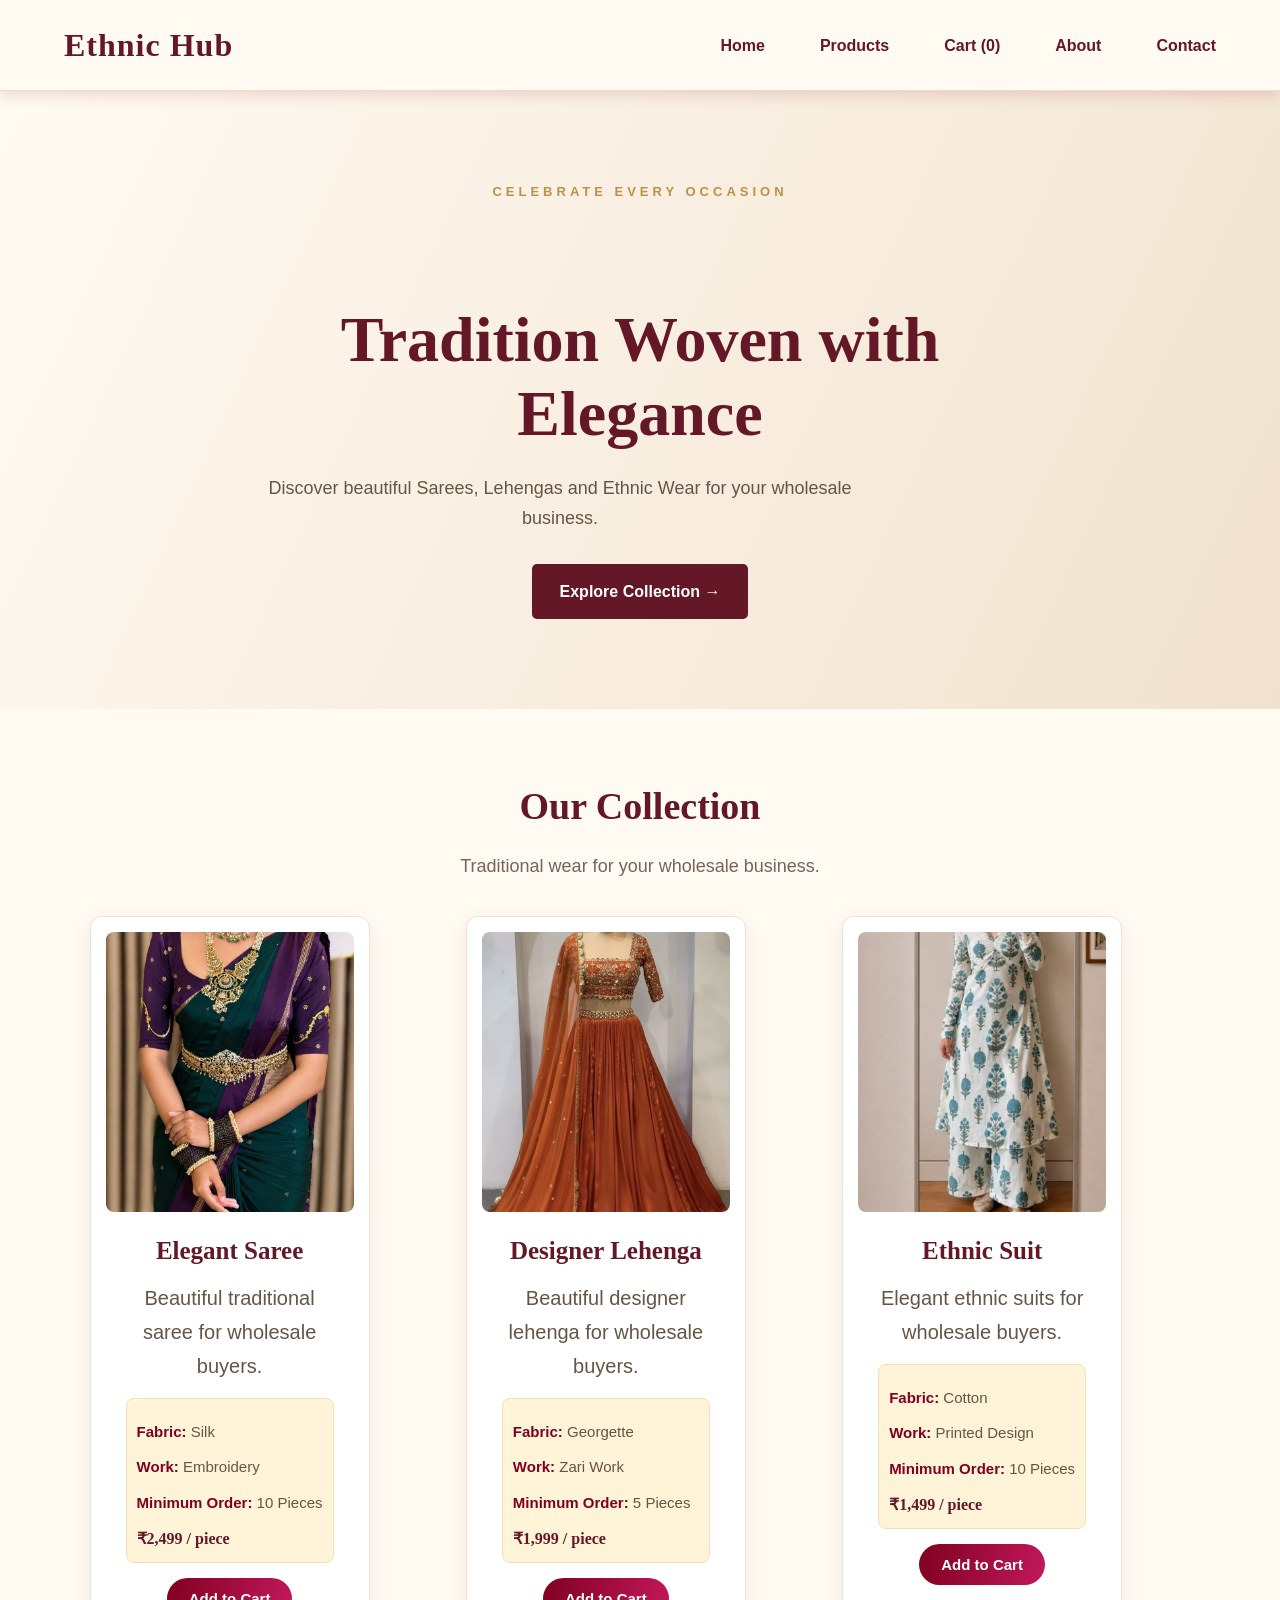
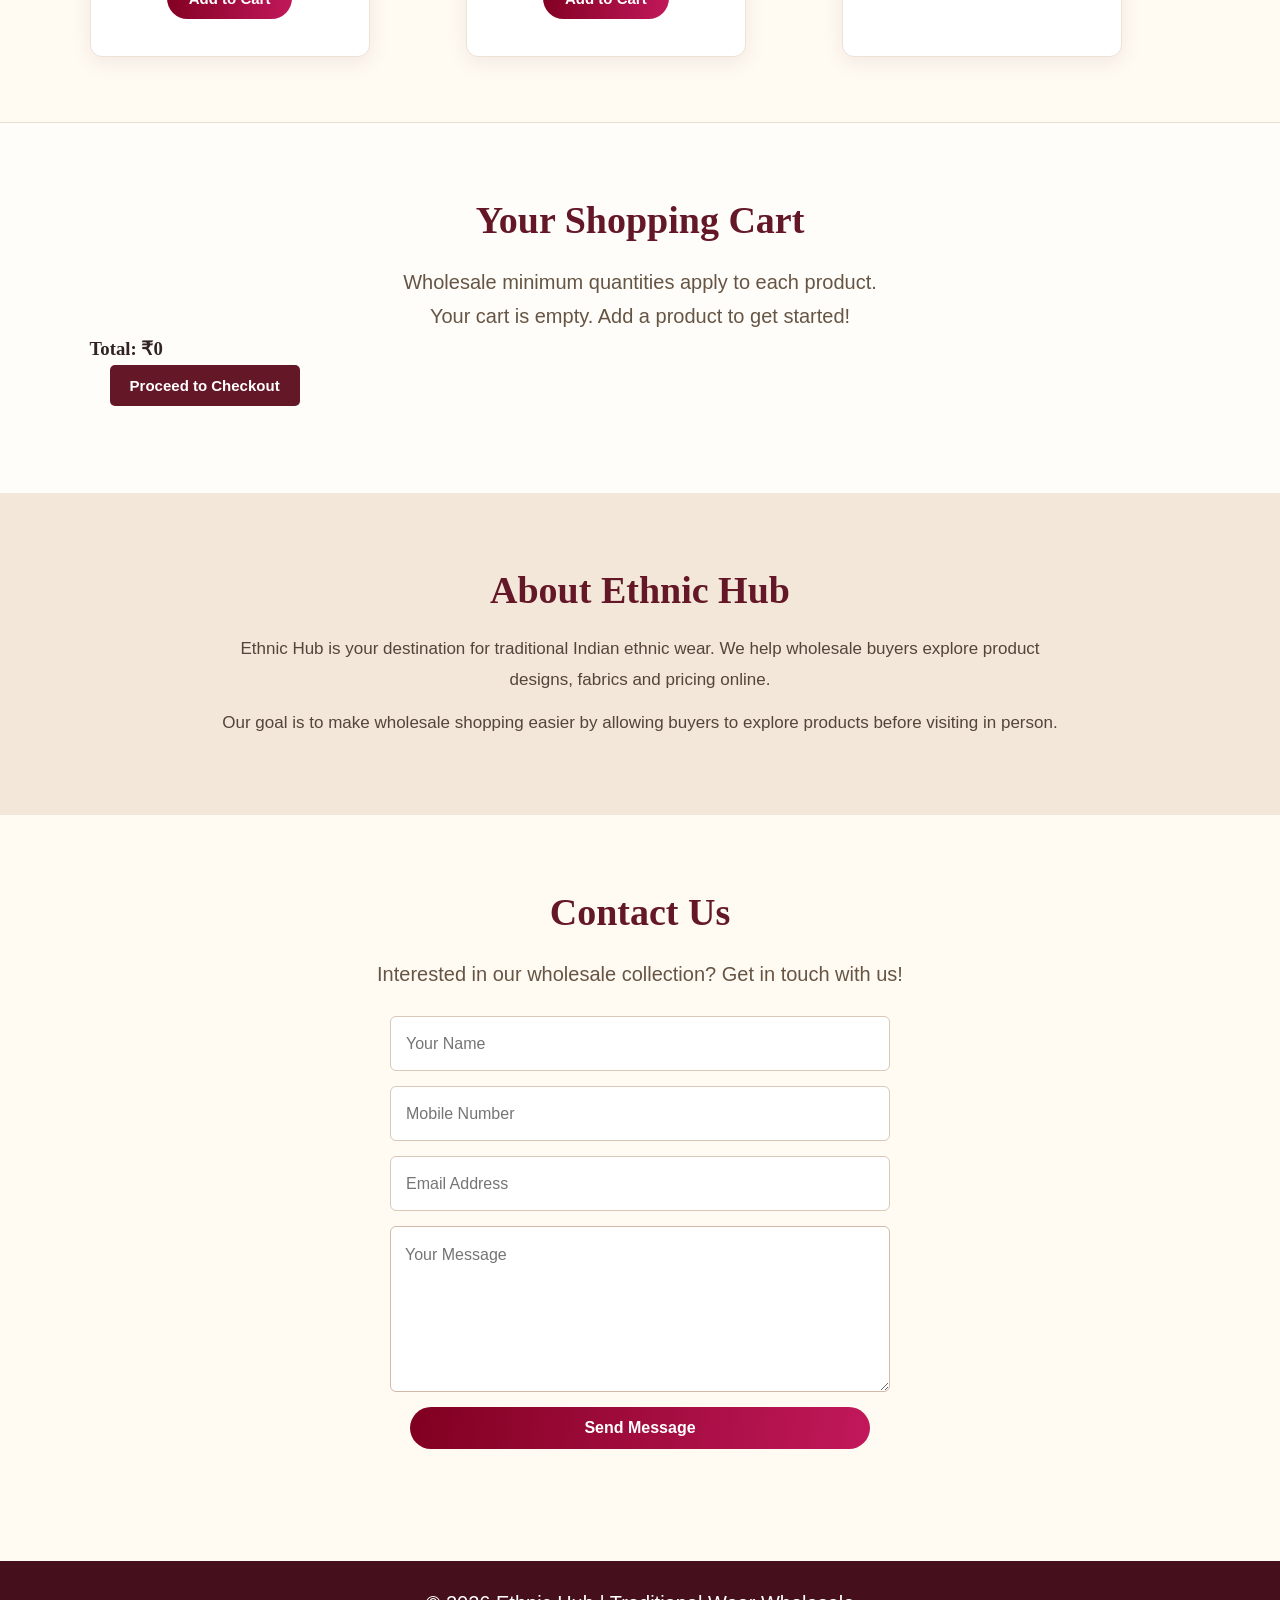
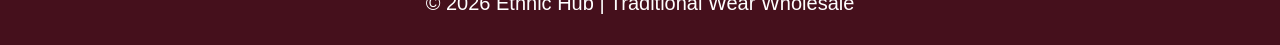
<file: index.html>
<!DOCTYPE html>
<html lang="en">
<head>
    <meta charset="UTF-8">
    <meta name="viewport" content="width=device-width, initial-scale=1.0">
    <title>Ethnic Hub</title>
    <link rel="stylesheet" href="style.css">
</head>
<body>
    <nav class="navbar">
        <div class="logo">Ethnic Hub</div>
        <div class="nav-links">
            <a href="#home">Home</a>
            <a href="#products">Products</a>
            <a href="#cart">Cart (<span id="cart-count">0</span>)</a>
            <a href="#about">About</a>
            <a href="#contact">Contact</a>
        </div>
    </nav>

    <section class="hero" id="home">
        <div class="hero-content">
            <p class="hero-tagline">CELEBRATE EVERY OCCASION</p>
            <h1>Tradition Woven with Elegance</h1>
            <p class="hero-description">Discover beautiful Sarees, Lehengas and Ethnic Wear for your wholesale business.</p>
            <a href="#products" class="hero-button">Explore Collection →</a>
        </div>
    </section>

    <section class="products" id="products">
        <h2>Our Collection</h2>
        <p class="section-desc">Traditional wear for your wholesale business.</p>
        <div class="product-container">
            <div class="product-card">
                <img src="images/saree.jpeg" alt="Elegant Saree">
                <h3>Elegant Saree</h3>
                <p>Beautiful traditional saree for wholesale buyers.</p>
                <div class="product-details">
                    <p><strong>Fabric:</strong> Silk</p>
                    <p><strong>Work:</strong> Embroidery</p>
                    <p><strong>Minimum Order:</strong> 10 Pieces</p>
                    <h4>₹2,499 / piece</h4>
                </div>
                <button type="button" onclick="addToCart('saree')">Add to Cart</button>
            </div>
            <div class="product-card">
                <img src="images/lehenga.jpeg" alt="Designer Lehenga">
                <h3>Designer Lehenga</h3>
                <p>Beautiful designer lehenga for wholesale buyers.</p>
                <div class="product-details">
                    <p><strong>Fabric:</strong> Georgette</p>
                    <p><strong>Work:</strong> Zari Work</p>
                    <p><strong>Minimum Order:</strong> 5 Pieces</p>
                    <h4>₹1,999 / piece</h4>
                </div>
                <button type="button" onclick="addToCart('lehenga')">Add to Cart</button>
            </div>
            <div class="product-card">
                <img src="images/suit.jpeg" alt="Ethnic Suit">
                <h3>Ethnic Suit</h3>
                <p>Elegant ethnic suits for wholesale buyers.</p>
                <div class="product-details">
                    <p><strong>Fabric:</strong> Cotton</p>
                    <p><strong>Work:</strong> Printed Design</p>
                    <p><strong>Minimum Order:</strong> 10 Pieces</p>
                    <h4>₹1,499 / piece</h4>
                </div>
                <button type="button" onclick="addToCart('suit')">Add to Cart</button>
            </div>
        </div>
    </section>

    <section class="cart-section" id="cart">
        <h2>Your Shopping Cart</h2>
        <p class="cart-note">Wholesale minimum quantities apply to each product.</p>
        <div id="cart-items"><p>Your cart is empty. Add a product to get started!</p></div>
        <div class="cart-total">
            <h3>Total: <span id="cart-total">₹0</span></h3>
            <button type="button" id="checkout-button" onclick="startCheckout()" disabled>Proceed to Checkout</button>
        </div>
        <p id="cart-message" role="status" aria-live="polite"></p>
    </section>

    <section class="checkout-section" id="checkout" hidden>
        <h2>Checkout</h2>
        <p>Please enter your delivery details to review your wholesale order.</p>
        <form id="checkout-form">
            <label for="customer-name">Full Name</label>
            <input id="customer-name" name="customerName" type="text" placeholder="Your full name" required>
            <label for="customer-phone">Mobile Number</label>
            <input id="customer-phone" name="customerPhone" type="tel" placeholder="10-digit mobile number" pattern="[0-9]{10}" maxlength="10" required>
            <label for="customer-address">Delivery Address</label>
            <textarea id="customer-address" name="customerAddress" rows="4" placeholder="House/office, street, city, state, PIN code" required></textarea>
            <label for="customer-notes">Order Notes (optional)</label>
            <textarea id="customer-notes" name="customerNotes" rows="2" placeholder="Any size, colour or delivery notes"></textarea>
          
            
            <div id="checkout-summary" class="checkout-summary"></div>

            <h3>Select Payment Method</h3>

            <label>
                <input type="radio" name="paymentMethod"
                       value="COD" required>
                Cash on Delivery (COD)
            </label>

            <label>
                <input type="radio" name="paymentMethod"
                       value="Online" required>
                Online Payment (Demo)
            </label>

            <button type="submit">Place Order</button>

</form>
        <div id="order-review" role="status" aria-live="polite"></div>
    </section>

    <section class="about" id="about">
        <h2>About Ethnic Hub</h2>
        <p>Ethnic Hub is your destination for traditional Indian ethnic wear. We help wholesale buyers explore product designs, fabrics and pricing online.</p>
        <p>Our goal is to make wholesale shopping easier by allowing buyers to explore products before visiting in person.</p>
    </section>

    <section class="contact" id="contact">
        <h2>Contact Us</h2>
        <p>Interested in our wholesale collection? Get in touch with us!</p>
        <form id="contactForm">
            <input type="text" placeholder="Your Name" required>
            <input type="tel" placeholder="Mobile Number" required>
            <input type="email" placeholder="Email Address" required>
            <textarea placeholder="Your Message" rows="5" required></textarea>
            <button type="submit">Send Message</button>
        </form>
        <p id="formMessage" style="color: green; font-weight: bold;"></p>
    </section>

    <footer><p>© 2026 Ethnic Hub | Traditional Wear Wholesale</p></footer>

    <script>
        const products = {
            saree: { id: 'saree', name: 'Elegant Saree', price: 2499, minQty: 10 },
            lehenga: { id: 'lehenga', name: 'Designer Lehenga', price: 1999, minQty: 5 },
            suit: { id: 'suit', name: 'Ethnic Suit', price: 1499, minQty: 10 }
        };
        const cart = {};
        const money = amount => '₹' + amount.toLocaleString('en-IN');

        function addToCart(productId) {
            const product = products[productId];
            if (!product) return;
            if (cart[productId]) {
                cart[productId].qty += product.minQty;
            } else {
                cart[productId] = { ...product, qty: product.minQty };
            }
            document.getElementById('cart-message').textContent = product.name + ' added to your cart.';
            renderCart();
        }

        function changeQty(productId, change) {
            const item = cart[productId];
            if (!item) return;
            const nextQty = item.qty + change;
            if (nextQty < item.minQty) {
                document.getElementById('cart-message').textContent = 'Minimum order for ' + item.name + ' is ' + item.minQty + ' pieces.';
                return;
            }
            item.qty = nextQty;
            renderCart();
        }

        function removeFromCart(productId) {
            delete cart[productId];
            document.getElementById('cart-message').textContent = 'Product removed from your cart.';
            renderCart();
        }

        function renderCart() {
            const container = document.getElementById('cart-items');
            const items = Object.values(cart);
            const count = items.reduce((sum, item) => sum + item.qty, 0);
            const total = items.reduce((sum, item) => sum + item.qty * item.price, 0);
            document.getElementById('cart-count').textContent = count;
            document.getElementById('cart-total').textContent = money(total);
            document.getElementById('checkout-button').disabled = items.length === 0;

            if (items.length === 0) {
                container.innerHTML = '<p>Your cart is empty. Add a product to get started!</p>';
                return;
            }
            container.innerHTML = items.map(item => `
                <div class="cart-item">
                    <div class="cart-item-info">
                        <strong>${item.name}</strong>
                        <span>${money(item.price)} per piece · Minimum ${item.minQty} pieces</span>
                        <span>Subtotal: <strong>${money(item.price * item.qty)}</strong></span>
                    </div>
                    <div class="quantity-controls">
                        <button type="button" aria-label="Decrease ${item.name} quantity" onclick="changeQty('${item.id}', -${item.minQty})">−</button>
                        <span>${item.qty}</span>
                        <button type="button" aria-label="Increase ${item.name} quantity" onclick="changeQty('${item.id}', ${item.minQty})">+</button>
                    </div>
                    <button type="button" class="remove-button" onclick="removeFromCart('${item.id}')">Remove</button>
                </div>`).join('');
        }

        function startCheckout() {
            const items = Object.values(cart);
            if (!items.length) return;
            const total = items.reduce((sum, item) => sum + item.qty * item.price, 0);
            document.getElementById('checkout-summary').innerHTML =
                '<h3>Order Summary</h3>' +
                items.map(item => `<p>${item.name} — ${item.qty} pieces × ${money(item.price)} = <strong>${money(item.qty * item.price)}</strong></p>`).join('') +
                `<h3>Total: ${money(total)}</h3>`;
            document.getElementById('checkout').hidden = false;
            document.getElementById('order-review').textContent = '';
            document.getElementById('checkout').scrollIntoView({ behavior: 'smooth' });
        }

    
document.getElementById('checkout-form').addEventListener('submit', function(event) {
    event.preventDefault();

    const items = Object.values(cart);
    const review = document.getElementById('order-review');

    if (!items.length) {
        review.textContent = 'Your cart is empty. Please add products first.';
        return;
    }

    if (!this.reportValidity()) return;

    const data = new FormData(this);
    const total = items.reduce((sum, item) => sum + item.qty * item.price, 0);
    const payment = data.get('paymentMethod');

    const summary = items.map(item =>
        `${item.name}: ${item.qty} pieces (${money(item.qty * item.price)})`
    ).join('\n');

    const message = payment === 'COD'
        ? 'Order Placed Successfully!'
        : 'Payment Successful! (Demo only — no real payment was processed.)';

    review.innerHTML =
        '<div class="order-success">' +
        '<h2>✓ ' + message + '</h2>' +
        '<p>Thank you for choosing Ethnic Hub!</p>' +
        '<h3>Order Details</h3>' +
        '<p><strong>Name:</strong> ' +
        escapeHTML(data.get('customerName')) + '</p>' +
        '<p><strong>Mobile:</strong> ' +
        escapeHTML(data.get('customerPhone')) + '</p>' +
        '<p><strong>Address:</strong> ' +
        escapeHTML(data.get('customerAddress')) + '</p>' +
        '<p><strong>Payment Method:</strong> ' +
        (payment === 'COD' ? 'Cash on Delivery' : 'Online Payment (Demo)') +
        '</p>' +
        '<pre>' + escapeHTML(summary) + '</pre>' +
        '<h3>Total: ' + money(total) + '</h3>' +
        '<p>Note: This is a project demonstration. Your order has not been sent to a server.</p>' +
        '</div>';

    review.scrollIntoView({ behavior: 'smooth', block: 'center' });
});



        function escapeHTML(value) {
            return String(value).replace(/[&<>"']/g, char => ({'&':'&amp;','<':'&lt;','>':'&gt;','"':'&quot;',"'":'&#39;'}[char]));
        }

        document.getElementById('contactForm').addEventListener('submit', function(event) {
            event.preventDefault();
            document.getElementById('formMessage').textContent = 'Thank you! Your message has been received.';
            this.reset();
        });
    </script>
</body>
</html>
</file>
<file: style.css>
body {
    margin: 0;
    font-family: Arial, sans-serif;
    background-color: #fffaf3;
    color: #333333;
}

h1 {
    color: #800020;
    text-align: center;
    margin-top: 100px;
    font-size: 48px;
}

p {
    text-align: center;
    font-size: 20px;
    color: #665544;
}

.navbar {
    display: flex;
    justify-content: space-between;
    align-items: center;
    padding: 20px 50px;
    background-color: #800020;
}

.logo {
    color: white;
    font-size: 28px;
    font-weight: bold;
}

.nav-links a {
    color: white;
    text-decoration: none;
    margin-left: 25px;
    font-size: 16px;
}

.nav-links a:hover {
    color: #ffd700;
}

.products {
    padding: 40px 50px;
    text-align: center;
}

.products h2 {
    color: #800020;
    font-size: 36px;
}

.section-desc {
    font-size: 18px;
    color: #665544;
}

.product-container {
    display: flex;
    justify-content: center;
    gap: 30px;
    flex-wrap: wrap;
    margin-top: 35px;
}

.product-card {
    background-color: white;
    width: 280px;
    padding: 15px;
    border-radius: 12px;
    box-shadow: 0 4px 12px #00000015;
    box-sizing: border-box;
}

.product-card img {
    width: 100%;
    height: 250px;
    object-fit: cover;
    border-radius: 8px;
}

.product-card h3 {
    color: #800020;
    font-size: 22px;
}

.product-card button {
    background-color: #800020;
    color: white;
    border: none;
    padding: 12px 20px;
    border-radius: 6px;
    cursor: pointer;
    font-size: 15px;
}

.product-card button:hover {
    background-color: #a00030;
}


.about {
    background-color: #f3e5d8;
    padding: 50px 12%;
    text-align: center;
}

.about h2 {
    color: #800020;
    font-size: 34px;
    margin-bottom: 20px;
}

.about p {
    font-size: 17px;
    line-height: 1.8;
    color: #55443b;
    max-width: 850px;
    margin: 15px auto;
}

.contact {
    padding: 50px 20px;
    text-align: center;
}

.contact h2 {
    color: #800020;
    font-size: 34px;
}

.contact form {
    max-width: 500px;
    margin: 25px auto;
    display: flex;
    flex-direction: column;
    gap: 15px;
}

.contact input,
.contact textarea {
    padding: 14px;
    border: 1px solid #d5b8a5;
    border-radius: 6px;
    font-size: 16px;
    font-family: Arial, sans-serif;
}

.contact form button {
    background-color: #800020;
    color: white;
    padding: 14px;
    border: none;
    border-radius: 6px;
    font-size: 16px;
    cursor: pointer;
}

.contact form button:hover {
    background-color: #a00030;
}

footer {
    background-color: #800020;
    color: white;
    text-align: center;
    padding: 12px;
}

footer p {
    color: white;
}

.product-details {
    background-color: #fffaf3;
    padding: 10px;
    margin: 15px 0;
    border-radius: 8px;
    text-align: left;
}

.product-details p {
    text-align: left;
    font-size: 15px;
    color: #665544;
    margin: 10px 0;
}

.product-details strong {
    color: #800020;
}

/* Mobile-friendly design */
@media (max-width: 768px) {
    .navbar {
        flex-direction: column;
        gap: 15px;
        padding: 20px;
    }

    .nav-links {
        display: flex;
        flex-wrap: wrap;
        justify-content: center;
        gap: 15px;
    }

    .nav-links a {
        margin-left: 0;
    }

    h1 {
        font-size: 32px;
        margin-top: 50px;
    }

    .products {
        padding: 30px 15px;
    }

    .product-container {
        gap: 20px;
    }

    .product-card {
        width: 100%;
        max-width: 350px;
    }

    .about {
        padding: 35px 20px;
    }
}

/* ===== ETHNIC HUB: FESTIVE INDIAN THEME ===== */

:root {
    --festive-pink: #c2185b;
    --royal-maroon: #800020;
    --festive-orange: #f57c00;
    --haldi-yellow: #ffc928;
    --cream: #fff8e9;
    --dark-brown: #493126;
}

/* Overall website */
body {
    background-color: var(--cream);
    color: var(--dark-brown);
}

/* Navigation bar */
.navbar {
    background: linear-gradient(
        100deg,
        var(--royal-maroon),
        var(--festive-pink),
        var(--festive-orange)
    );
    padding: 22px 50px;
    box-shadow: 0 4px 14px #80002025;
}

.logo {
    letter-spacing: 1px;
}

.nav-links a {
    transition: color 0.3s ease;
}

.nav-links a:hover {
    color: var(--haldi-yellow);
}

/* Main heading */
h1 {
    color: var(--festive-pink);
}

/* Product collection heading */
.products h2,
.about h2,
.contact h2 {
    color: var(--royal-maroon);
}

.section-desc {
    color: var(--dark-brown);
}

/* Product cards */
.product-card {
    border: 1px solid #f0d7bd;
    border-radius: 16px;
    overflow: hidden;
    transition: transform 0.3s ease,
                box-shadow 0.3s ease;
}

.product-card:hover {
    transform: translateY(-7px);
    box-shadow: 0 12px 25px #80002025;
}

.product-card img {
    transition: transform 0.4s ease;
}

.product-card:hover img {
    transform: scale(1.03);
}

.product-card h3 {
    color: var(--festive-pink);
}

.product-details {
    background: #fff3d8;
    border: 1px solid #f3dfb5;
}

/* Buttons */
.product-card button,
.contact form button {
    background: linear-gradient(
        100deg,
        var(--royal-maroon),
        var(--festive-pink)
    );
    color: white;
    border-radius: 25px;
    padding: 12px 22px;
    font-weight: bold;
    transition: transform 0.2s ease,
                box-shadow 0.2s ease;
}

.product-card button:hover,
.contact form button:hover {
    background: linear-gradient(
        100deg,
        var(--festive-orange),
        var(--festive-pink)
    );
    transform: translateY(-2px);
    box-shadow: 0 5px 12px #80002030;
}

/* About section */
.about {
    background: linear-gradient(
        135deg,
        #ffe8d1,
        #fff1f5,
        #fff0c2
    );
}

/* Contact form */
.contact input:focus,
.contact textarea:focus {
    outline: 2px solid var(--festive-pink);
    border-color: var(--festive-pink);
}

/* Footer */
footer {
    background: linear-gradient(
        100deg,
        var(--royal-maroon),
        var(--festive-pink)
    );
}

/* Small screens */
@media (max-width: 768px) {
    .navbar {
        padding: 20px 15px;
    }

    .logo {
        font-size: 25px;
    }

    .products h2 {
        font-size: 30px;
    }

    .product-card:hover {
        transform: none;
    }
}

/* Festive home page banner */
.hero {
    min-height: 390px;
    padding: 55px 25px;
    display: flex;
    align-items: center;
    justify-content: center;
    text-align: center;
    background: linear-gradient(
        135deg,
        #800020,
        #c2185b,
        #f57c00
    );
    color: white;
    box-sizing: border-box;
}

.hero-content {
    max-width: 750px;
}

.hero-tagline {
    color: #ffdf70;
    font-size: 14px;
    font-weight: bold;
    letter-spacing: 3px;
}


.hero h1 {
    font-size: clamp(36px, 4vw, 52px);
    line-height: 1.2;
    color: var(--maroon);
    margin-bottom: 22px;
    max-width: 850px;
}

}


.hero-description {
    font-size: 18px;
    max-width: 600px;
    margin-bottom: 35px;
    color: #302322;
    line-height: 1.7;
}

}

.hero-button {
    display: inline-block;
    margin-top: 18px;
    padding: 14px 28px;
    background-color: #ffc928;
    color: #800020;
    text-decoration: none;
    font-weight: bold;
    border-radius: 30px;
    transition: transform 0.2s ease;
}

.hero-button:hover {
    transform: translateY(-3px);
    
text-align: center;

}

@media (max-width: 768px) {
    .hero {
        min-height: 330px;
        padding: 40px 20px;
    }

    .hero h1 {
        font-size: 34px;
    }

    .hero-description {
        font-size: 16px;
    }
}

/* ===== Ethnic Hub Checkout Design ===== */

.checkout-section {
    max-width: 850px;
    margin: 40px auto;
    padding: 30px;
    background: #fffaf5;
    border: 1px solid #f1d6dc;
    border-radius: 18px;
    box-shadow: 0 8px 25px rgba(128, 0, 32, 0.12);
}

.checkout-section h2 {
    text-align: center;
    color: #800020;
    font-size: 30px;
    margin-bottom: 10px;
}

.checkout-section p {
    color: #654b45;
    line-height: 1.6;
}

.checkout-section h3 {
    color: #a31545;
    margin-top: 25px;
    border-bottom: 1px solid #f0d5d9;
    padding-bottom: 10px;
}

.checkout-section label {
    display: block;
    margin-top: 15px;
    margin-bottom: 6px;
    color: #54202b;
    font-weight: bold;
}

.checkout-section input,
.checkout-section textarea,
.checkout-section select {
    width: 100%;
    padding: 13px;
    border: 1px solid #dfb8c2;
    border-radius: 9px;
    box-sizing: border-box;
    font-size: 15px;
    background: white;
    color: #40252a;
    outline: none;
    transition: border-color 0.2s, box-shadow 0.2s;
}

.checkout-section input:focus,
.checkout-section textarea:focus,
.checkout-section select:focus {
    border-color: #c2185b;
    box-shadow: 0 0 0 3px rgba(194, 24, 91, 0.12);
}

.checkout-section textarea {
    min-height: 100px;
    resize: vertical;
}

.checkout-section button {
    padding: 13px 22px;
    margin-top: 20px;
    border: none;
    border-radius: 25px;
    background: linear-gradient(135deg, #800020, #c2185b);
    color: white;
    font-size: 16px;
    font-weight: bold;
    cursor: pointer;
    transition: transform 0.2s, box-shadow 0.2s;
}

.checkout-section button:hover {
    transform: translateY(-2px);
    box-shadow: 0 5px 14px rgba(128, 0, 32, 0.2);
}

.checkout-section button:focus-visible {
    outline: 3px solid #f5a623;
    outline-offset: 3px;
}

/* Order summary */
.order-summary {
    margin-top: 25px;
    padding: 20px;
    background: #fff0e0;
    border-radius: 12px;
    border-left: 5px solid #c2185b;
}

.order-summary h3 {
    margin-top: 0;
}

.order-summary p {
    display: flex;
    justify-content: space-between;
    gap: 15px;
    flex-wrap: wrap;
}

.order-summary .grand-total {
    font-size: 21px;
    font-weight: bold;
    color: #800020;
    border-top: 1px solid #dfb8c2;
    padding-top: 15px;
}

/* Mobile screen */
@media (max-width: 600px) {
    .checkout-section {
        margin: 20px 12px;
        padding: 20px 15px;
    }

    .checkout-section h2 {
        font-size: 25px;
    }

    .checkout-section button {
        width: 100%;
    }
}

/* Payment Options */
.payment-options {
    margin-top: 25px;
    padding: 20px;
    background: #fff8f0;
    border: 1px solid #f1d6dc;
    border-radius: 14px;
}

.payment-options h3 {
    color: #800020;
    margin-top: 0;
    margin-bottom: 18px;
}

.payment-choice {
    display: grid;
    grid-template-columns: 22px 1fr;
    gap: 5px 10px;
    align-items: center;
    padding: 15px;
    margin: 12px 0;
    border: 1px solid #dfb8c2;
    border-radius: 10px;
    background: white;
    cursor: pointer;
}

.payment-choice input {
    grid-row: span 2;
    accent-color: #c2185b;
}

.payment-choice span {
    color: #800020;
    font-weight: bold;
}

.payment-choice small {
    color: #654b45;
}

@import url('https://fonts.googleapis.com/css2?family=DM+Sans:wght@400;500;600;700&family=Playfair+Display:wght@400;500;600;700&display=swap');

:root {
    --maroon: #641827;
    --dark-maroon: #45101c;
    --gold: #bd9147;
    --cream: #fffaf2;
    --text: #302322;
}

* {
    box-sizing: border-box;
    margin: 0;
    padding: 0;
}

html {
    scroll-behavior: smooth;
    scroll-padding-top: 85px;
}

body {
    font-family: 'DM Sans', sans-serif;
    background: var(--cream);
    color: var(--text);
    line-height: 1.7;
}

h1, h2, h3, h4, .logo {
    font-family: 'Playfair Display', serif;
}

.navbar {
    display: flex;
    justify-content: space-between;
    align-items: center;
    padding: 18px 5%;
    background: rgba(255, 250, 242, 0.97);
    border-bottom: 1px solid #eadfce;
    position: sticky;
    top: 0;
    z-index: 100;
}

.logo {
    font-size: 32px;
    font-weight: 700;
    color: var(--maroon);
}

.nav-links {
    display: flex;
    align-items: center;
    gap: 30px;
}

.nav-links a {
    text-decoration: none;
    color: var(--maroon);
    font-weight: 600;
    transition: color 0.3s;
}

.nav-links a:hover {
    color: var(--gold);
}

.hero {
    min-height: 520px;
    padding: 90px 8%;
    display: flex;
    align-items: center;
    background: linear-gradient(115deg, #fffaf2, #f1e2cf);
}

.hero-content {
    max-width: 760px;
}

.hero-tagline {
    color: var(--gold);
    letter-spacing: 4px;
    font-weight: 700;
    font-size: 13px;
    margin-bottom: 20px;
}

.hero h1 {
    font-size: clamp(42px, 5vw, 68px);
    line-height: 1.15;
    color: var(--maroon);
    margin-bottom: 22px;
}

.hero-description {
    font-size: 18px;
    max-width: 600px;
    margin-bottom: 30px;
}

.hero-button {
    display: inline-block;
    padding: 14px 28px;
    background: var(--maroon);
    color: white;
    border-radius: 5px;
    text-decoration: none;
    font-weight: 600;
    transition: 0.3s;
}

.hero-button:hover {
    background: var(--gold);
    color: var(--dark-maroon);
    transform: translateY(-2px);
}

.products, .about, .contact, .cart-section, .checkout-section {
    padding: 65px 7%;
}

.products h2, .about h2, .contact h2,
.cart-section h2, .checkout-section h2 {
    text-align: center;
    font-size: 38px;
    color: var(--maroon);
    margin-bottom: 12px;
}

.section-desc {
    text-align: center;
    margin-bottom: 35px;
    color: #76645d;
}

.product-container {
    display: grid;
    grid-template-columns: repeat(3, minmax(0, 1fr));
    gap: 28px;
    margin-top: 30px;
}

.product-card {
    background: white;
    border: 1px solid #eee2d4;
    border-radius: 12px;
    overflow: hidden;
    box-shadow: 0 6px 22px rgba(69, 16, 28, 0.07);
    transition: transform 0.3s, box-shadow 0.3s;
}

.product-card:hover {
    transform: translateY(-6px);
    box-shadow: 0 14px 30px rgba(69, 16, 28, 0.13);
}

.product-card img {
    width: 100%;
    height: 280px;
    object-fit: cover;
    display: block;
}

.product-card h3 {
    color: var(--maroon);
    font-size: 25px;
    margin: 18px 20px 8px;
}

.product-card > p,
.product-details {
    margin: 0 20px 15px;
}

.product-details h4 {
    color: var(--maroon);
    margin-top: 10px;
}

button {
    background: var(--maroon);
    color: white;
    border: none;
    padding: 12px 20px;
    margin: 0 20px 22px;
    border-radius: 5px;
    cursor: pointer;
    font-family: 'DM Sans', sans-serif;
    font-size: 15px;
    font-weight: 600;
    transition: 0.3s;
}

button:hover {
    background: var(--gold);
    color: var(--dark-maroon);
}

.about {
    background: #f2e7d8;
    text-align: center;
}

.about p {
    max-width: 850px;
    margin: 12px auto;
}

.contact {
    max-width: 850px;
    margin: auto;
}

#contactForm, #checkoutForm {
    display: flex;
    flex-direction: column;
    gap: 15px;
    margin-top: 25px;
}

input:not([type="radio"]), textarea {
    width: 100%;
    padding: 13px 15px;
    border: 1px solid #d9c8b8;
    border-radius: 6px;
    background: white;
    font: inherit;
}

input:focus, textarea:focus {
    outline: 2px solid #bd914766;
    border-color: var(--gold);
}

textarea {
    resize: vertical;
}

#formMessage, #orderMessage {
    margin-top: 15px;
    text-align: center;
}

.cart-section, .checkout-section {
    background: #fffdf9;
    border-top: 1px solid #eadfce;
}

.cart-item {
    padding: 18px 0;
}

.cart-item h3 {
    color: var(--maroon);
}

.cart-item button {
    margin: 12px 0;
}

.cart-section > h3 {
    color: var(--maroon);
    margin: 20px 0;
}

.checkout-section label {
    display: inline-flex;
    align-items: center;
    gap: 8px;
}

.checkout-section input[type="radio"] {
    accent-color: var(--maroon);
}

footer {
    padding: 25px;
    text-align: center;
    background: var(--dark-maroon);
    color: white;
}

@media (max-width: 800px) {
    .navbar {
        flex-direction: column;
        gap: 12px;
    }

    .nav-links {
        flex-wrap: wrap;
        justify-content: center;
        gap: 12px 20px;
    }

    .hero {
        padding: 65px 7%;
        min-height: 400px;
    }

    .product-container {
        grid-template-columns: 1fr;
    }

    .product-card img {
        height: 300px;
    }

    .products, .about, .contact,
    .cart-section, .checkout-section {
        padding: 45px 6%;
    }
}
</file>
